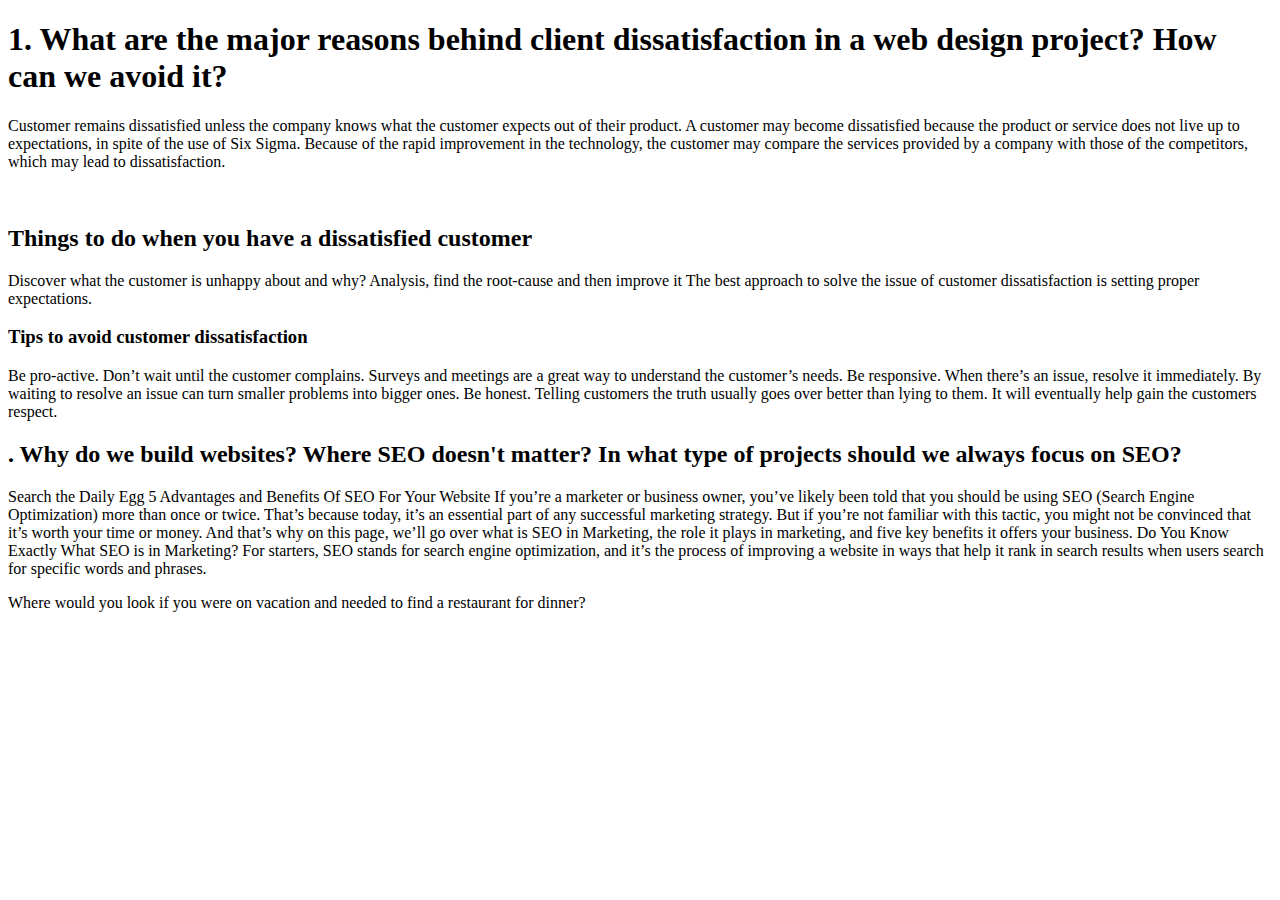
<file: 1/index.html>
<!DOCTYPE html>
<html>
<title>Assigment 2 </title>
<body>
<h1>1. What are the major reasons behind client dissatisfaction in a web design project? How can we avoid it?</h1>
<p>Customer remains dissatisfied unless the company knows what the customer expects out of their product.
A customer may become dissatisfied because the product or service does not live up to expectations, in spite of the use of Six Sigma.
Because of the rapid improvement in the technology, the customer may compare the services provided by a company with those of the competitors, which may lead to dissatisfaction.</p>
<br>
<h2> Things to do when you have a dissatisfied customer</h2>
<p>Discover what the customer is unhappy about and why? Analysis, find the root-cause and then improve it
   The best approach to solve the issue of customer dissatisfaction is setting proper expectations.</p>
<h3>Tips to avoid customer dissatisfaction</h3>
<p>Be pro-active. Don’t wait until the customer complains. Surveys and meetings are a great way to understand the customer’s needs.
   Be responsive. When there’s an issue, resolve it immediately. By waiting to resolve an issue can turn smaller problems into bigger ones.
   Be honest. Telling customers the truth usually goes over better than lying to them. It will eventually help gain the customers respect.
<h2>. Why do we build websites? Where SEO doesn't matter? In what type of projects should we always focus on SEO?</h2>
<p>Search the Daily Egg
5 Advantages and Benefits Of SEO For Your Website
If you’re a marketer or business owner, you’ve likely been told that you should be using SEO (Search Engine Optimization) more than once or twice.

That’s because today, it’s an essential part of any successful marketing strategy.

But if you’re not familiar with this tactic, you might not be convinced that it’s worth your time or money.

And that’s why on this page, we’ll go over what is SEO in Marketing, the role it plays in marketing, and five key benefits it offers your business.

Do You Know Exactly What SEO is in Marketing?
For starters, SEO stands for search engine optimization, and it’s the process of improving a website in ways that help it rank in search results when users search for specific words and phrases.</p>
<p>Where would you look if you were on vacation and needed to find a restaurant for dinner?</p>
</body>
</html>
</file>
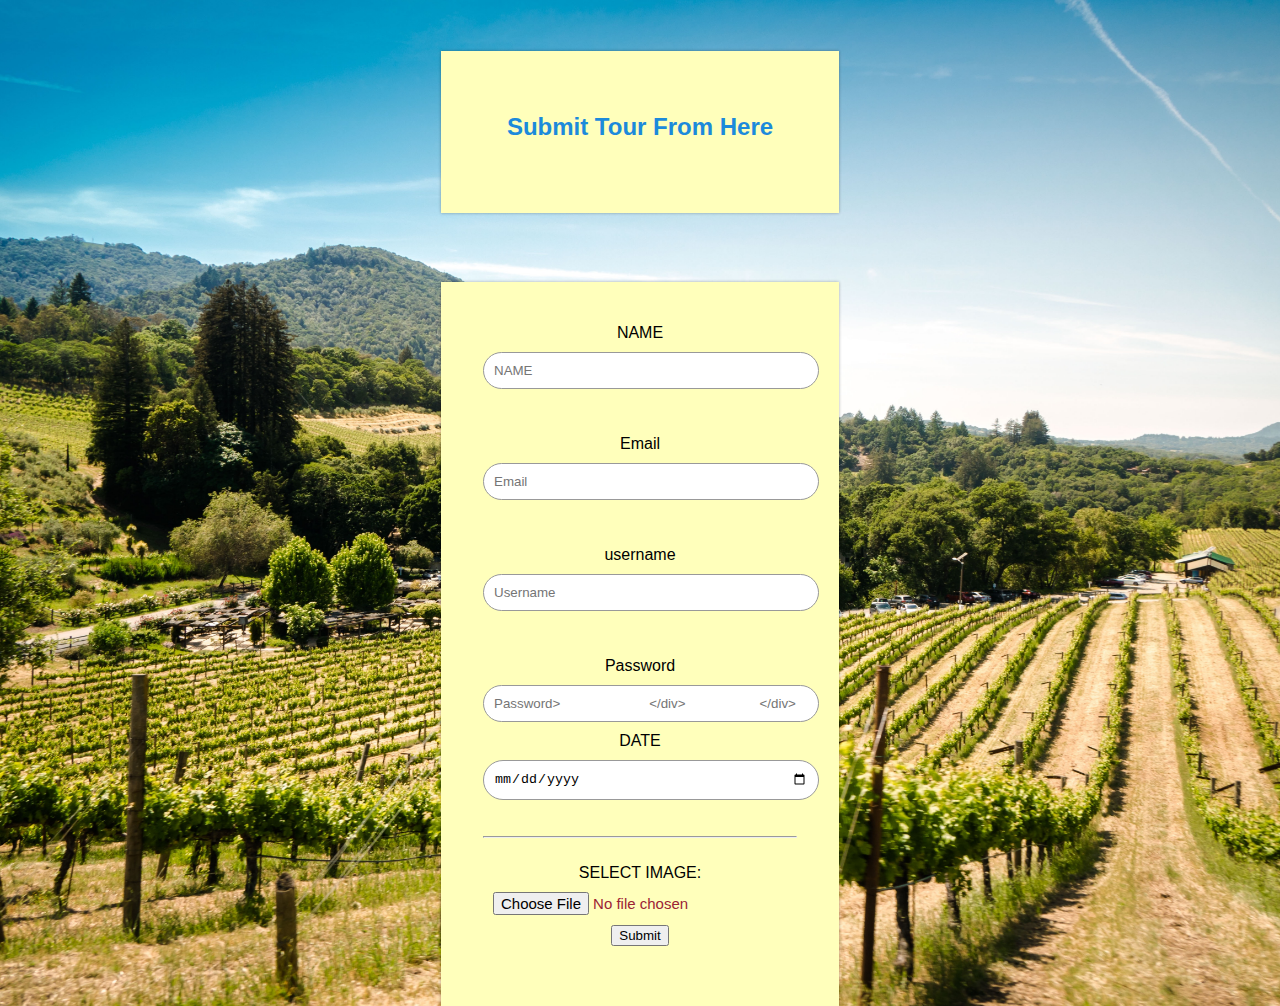
<file: Assigment 4/index.html>
<!DOCTYPE html>
<html lang="en">

<head>
    <meta charset="UTF-8">
    <meta name="viewport" content="width=device-width, initial-scale=1.0">
    <title>Form</title>
    <link rel="stylesheet" href="style.css">
</head>

<body>
    <div class="container">
        <div class="specific">
            <h2> Submit Tour From Here </h2>
            <div class="my-4">
                <ul class="list-group" id="items">
                </ul>
            </div>
        </div>
        <br>
        <div class="specific">
            <form>
                <div class="form-row">
                    <div class="form-group col-md-6">
                        <label for="inputname"> NAME</label>
                        <input type="name" class="form-control" id="inputname" placeholder="NAME">
                    </div>
                    </br>
                    <br>
                    <div class="form-group">
                        <label for="Category:">Email</label>
                        <input type="email" class="form-control" id="inputAddress" placeholder="Email">
                    </div>
                    </br>
                    <br>
                    <div class="form-group">
                        <label for="PRICE">username</label>
                        <input type="text" class="form-control" id="inputAddress2" placeholder="Username">
                    </div>
                    </br>
                    <br>
                    <div class="form-row">
                        <div class="form-group col-md-6">
                            <label for="inputCity">Password </label>
                            <input type="text" class="form-control" id="inputCity" placeholder="Password>
                        </div>
                    </div>
                    </br>
                    <br>
                    <div class="form-group col-md-4">
                        <label for="date">DATE</label>
                        <input type="date" class="form-control" id="inputAddress2" placeholder="date of publish ">
                    </div>
                    </br>
                    <hr>
                    <br>
                    <form action="">
                        <label for="img">SELECT IMAGE:</label>
                        <input type="file" class="taken-img" id="img" name="img" accept="image/*">
                        <input type="submit">
                    </form>
                    <br>
                </div>
                </br>
        </div>
        </form>
    </div>
    </div>
</body>

</html>
</file>
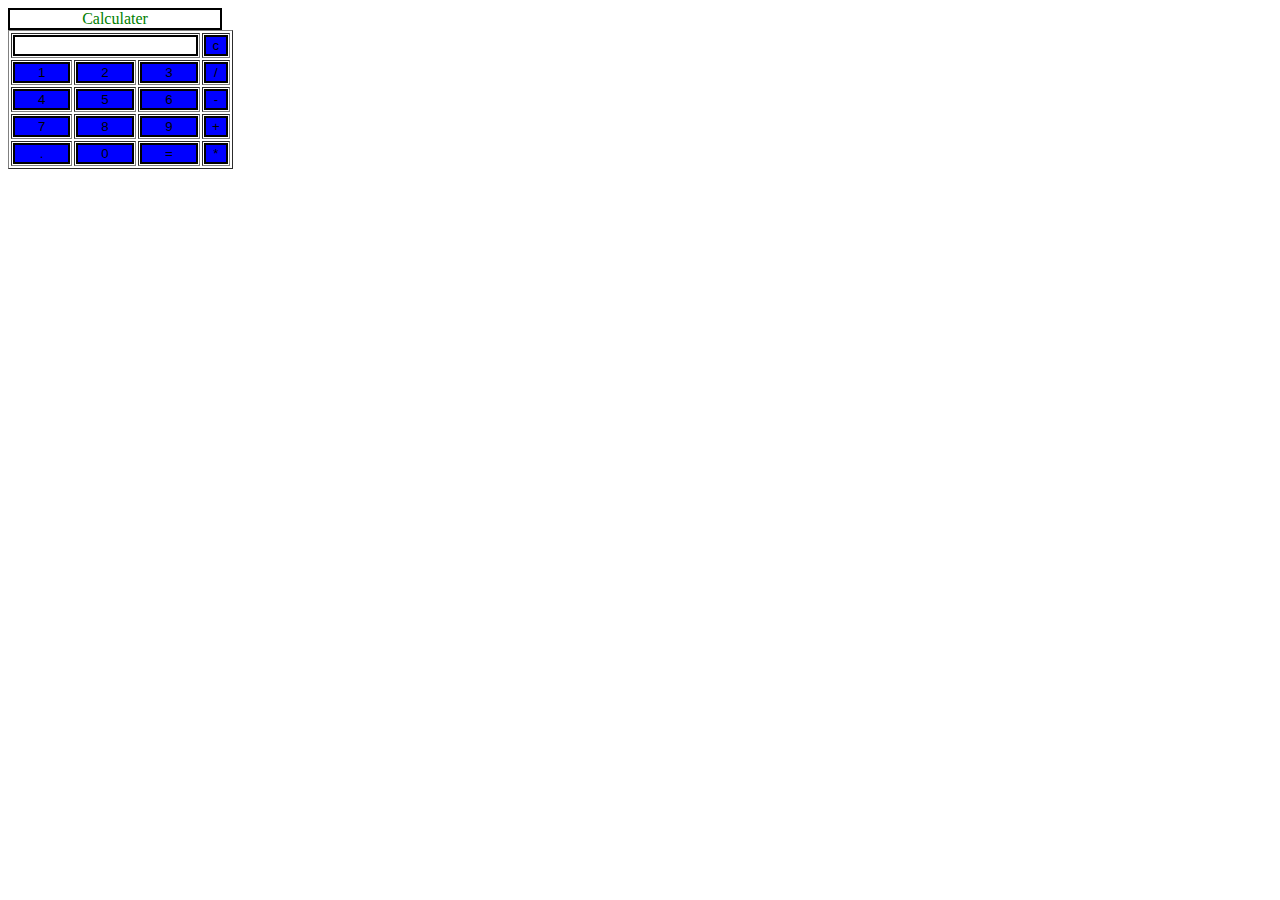
<file: Assigment 5/index.html>
<html>
   <head>
     
      
      <link rel="stylesheet" href="style.css">
   </head>
   <body>
      <div class = title >Calculater</div>
      <table border="1">
         <tr>
            <td colspan="3"><input type="text" id="result"/></td>
            <td><input type="button" value="c" onclick="clr()"/> </td>
         </tr>
         <tr>
            <td><input type="button" value="1" onclick="dis('1')"/> </td>
            <td><input type="button" value="2" onclick="dis('2')"/> </td>
            <td><input type="button" value="3" onclick="dis('3')"/> </td>
            <td><input type="button" value="/" onclick="dis('/')"/> </td>
         </tr>
         <tr>
            <td><input type="button" value="4" onclick="dis('4')"/> </td>
            <td><input type="button" value="5" onclick="dis('5')"/> </td>
            <td><input type="button" value="6" onclick="dis('6')"/> </td>
            <td><input type="button" value="-" onclick="dis('-')"/> </td>
         </tr>
         <tr>
            <td><input type="button" value="7" onclick="dis('7')"/> </td>
            <td><input type="button" value="8" onclick="dis('8')"/> </td>
            <td><input type="button" value="9" onclick="dis('9')"/> </td>
            <td><input type="button" value="+" onclick="dis('+')"/> </td>
         </tr>
         <tr>
            <td><input type="button" value="." onclick="dis('.')"/> </td>
            <td><input type="button" value="0" onclick="dis('0')"/> </td>
            <td><input type="button" value="=" onclick="solve()"/> </td>
            <td><input type="button" value="*" onclick="dis('*')"/> </td>
         </tr>
      </table>
   </body>
</html>
</file>
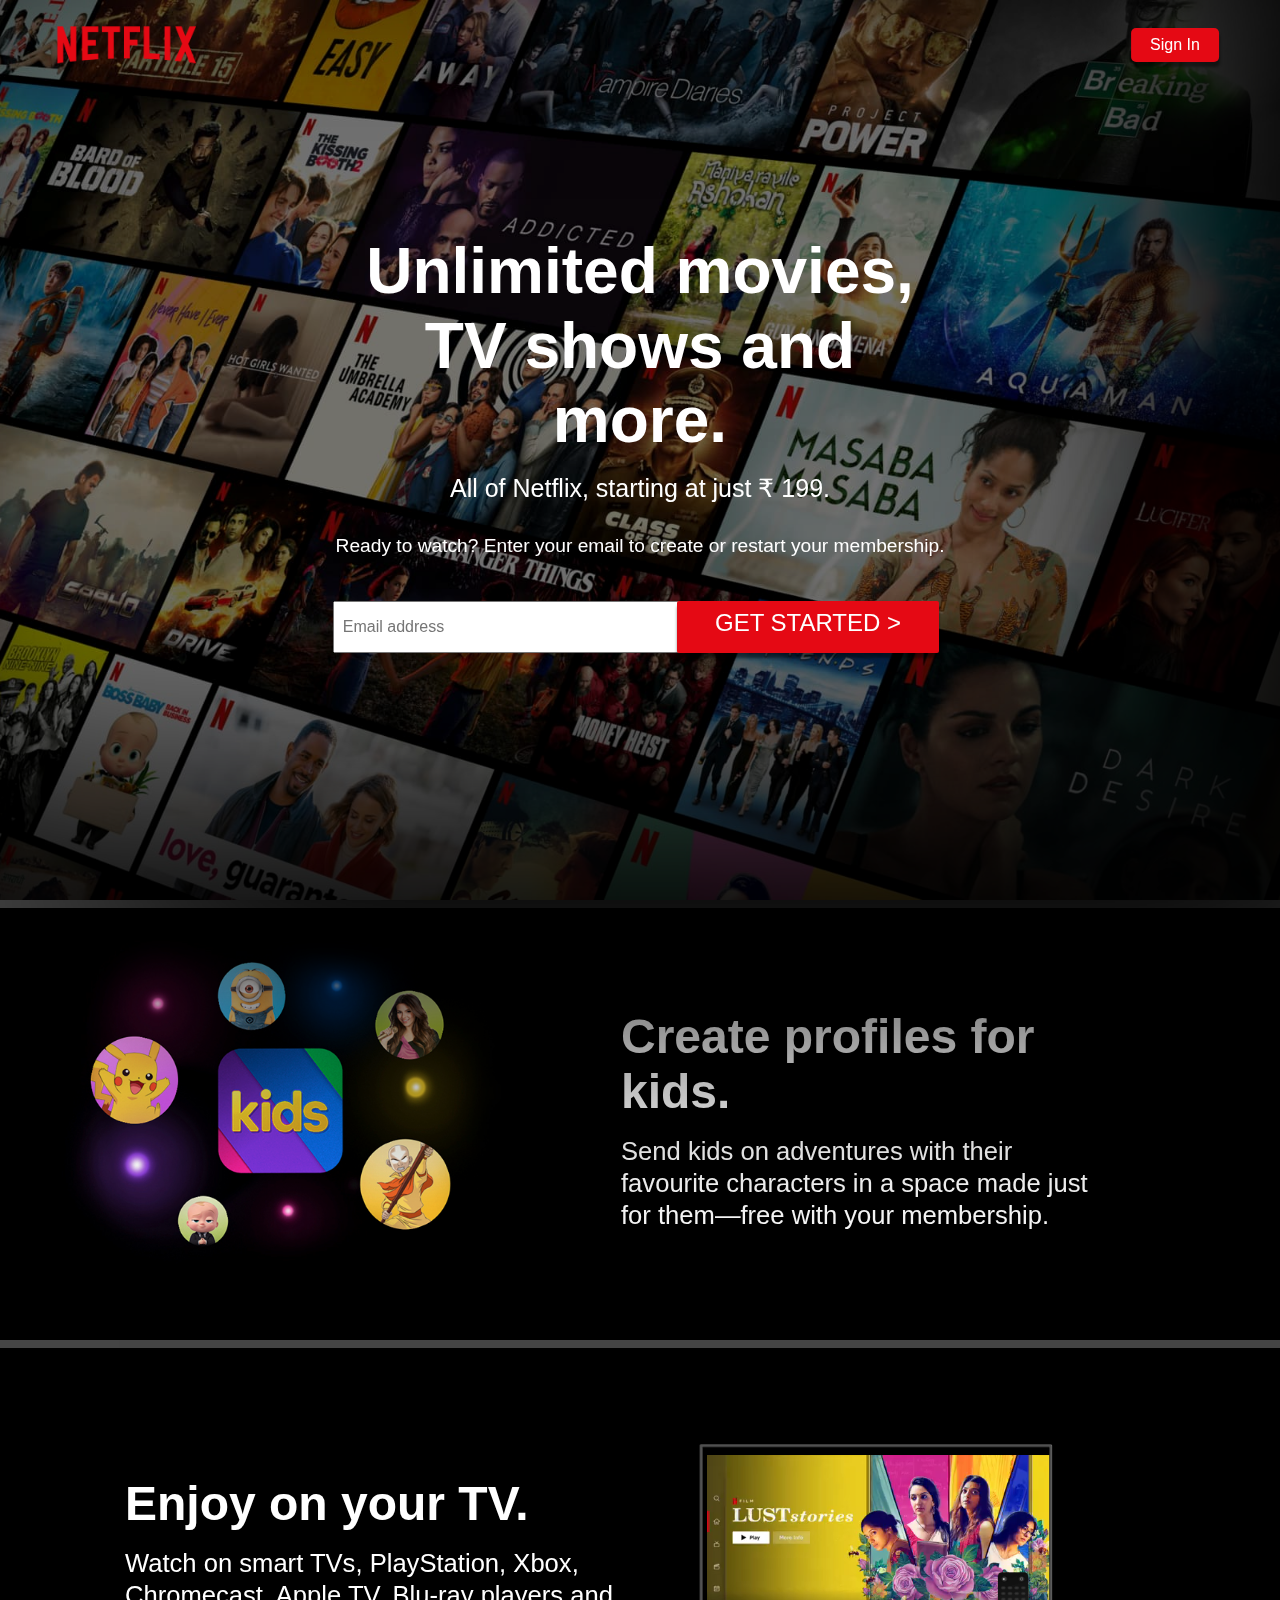
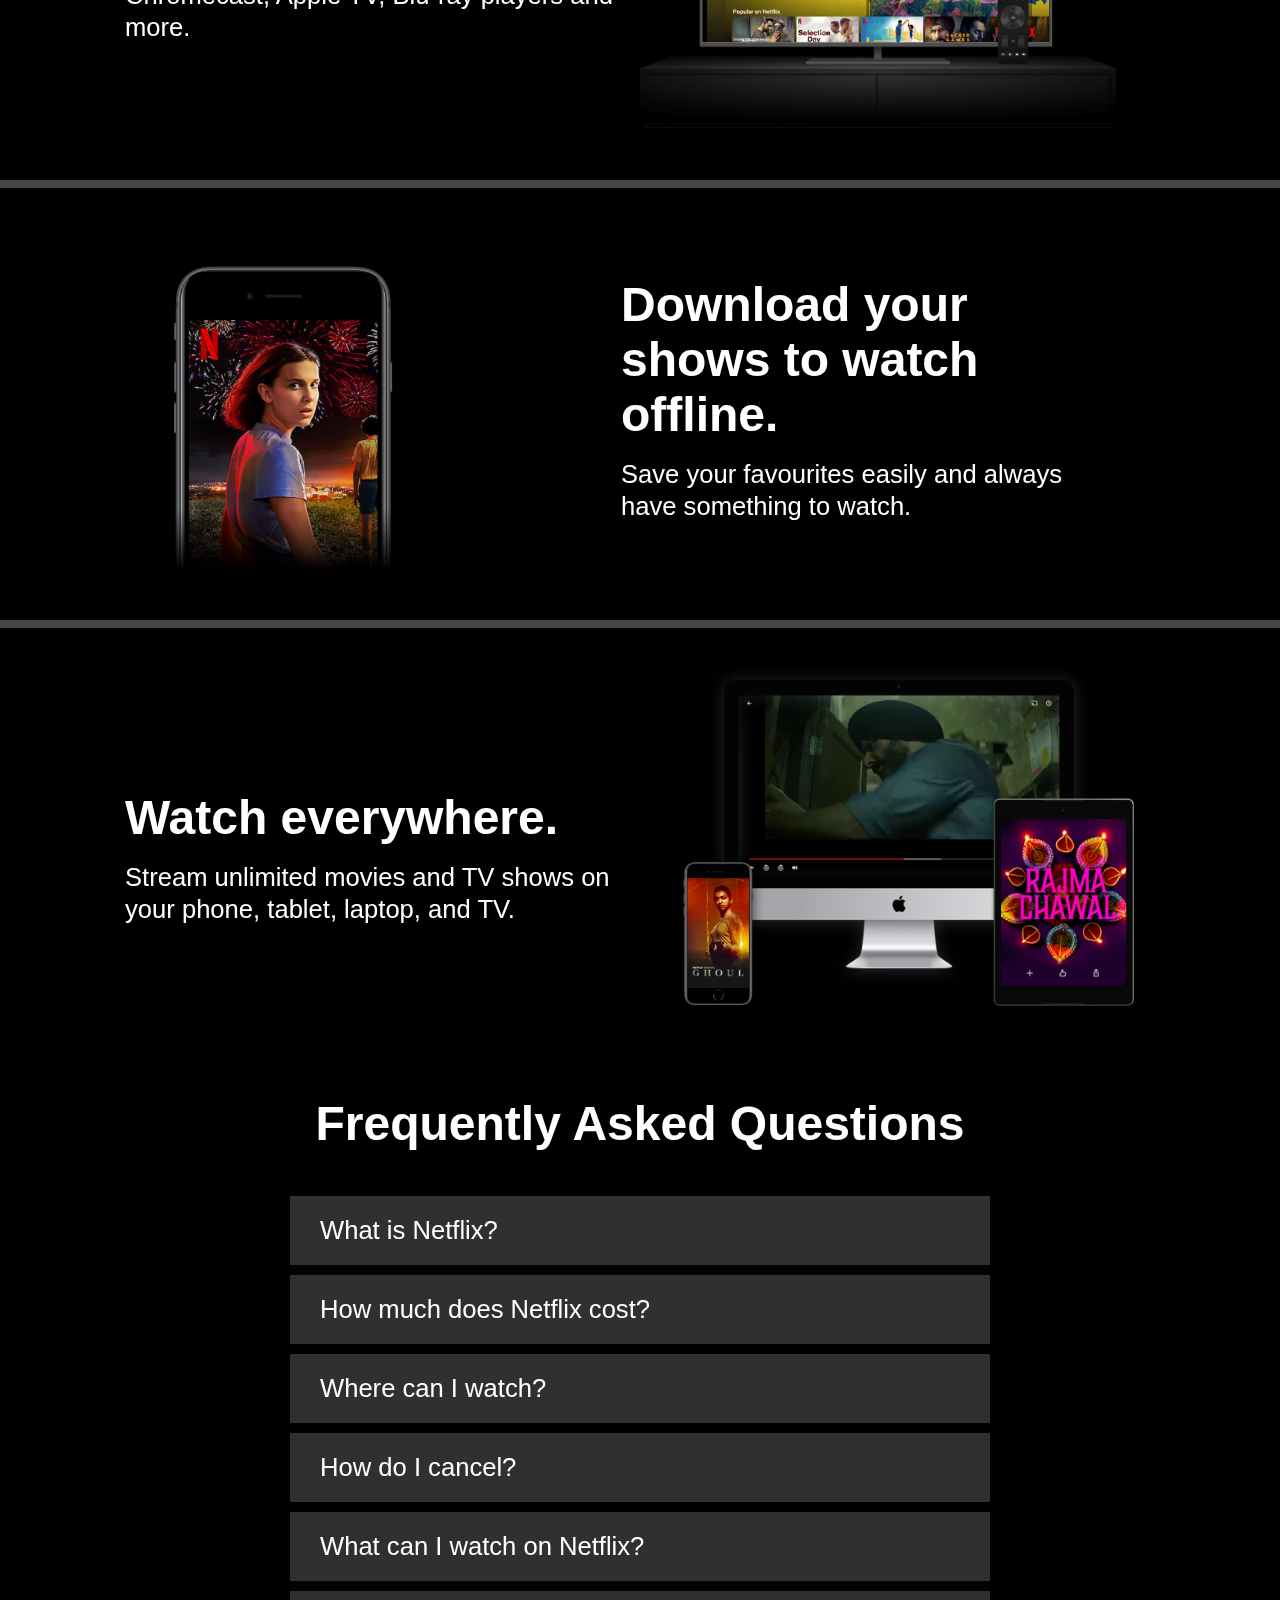
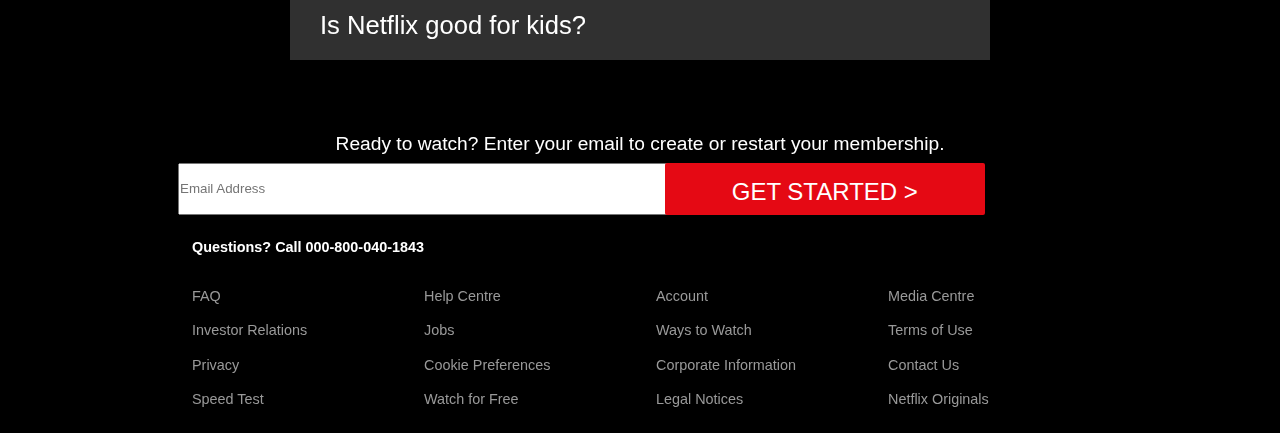
<file: Assigment 6/index.html>
<!DOCTYPE html>
<html lang="en">
<head>
    <meta charset="UTF-8">
    <meta name="viewport" content="width=device-width, initial-scale=1.0">
    <link rel="stylesheet" href="style.css">
    <title>Netflix</title>
</head>
<body>
    <header class="showcase">
        <div class="showcase-top">
            <img src="logo.png" alt="Netflix Logo">
            <a href="#" class="btn btn-rounded">Sign In</a>
        </div>
        <div class="showcase-content">
            <h1>Unlimited movies, TV shows and more.</h1>
            <h3>All of Netflix, starting at just ₹ 199.</h3>
            <p>Ready to watch? Enter your email to create or restart your membership.</p>
            <input type="email" name="email" id="mail" placeholder="Email address">
            <a href="#" class="btn btn-lg">GET STARTED ></a>
        </div>
    </header>

    <section class="style-cards">
        <div class="card-0">
            <img src="2.jpg" alt="Netflix Mobile">
            <div class="desc-0">
                <h1>Create profiles for kids.</h1>
                <h3>Send kids on adventures with their favourite characters in a space made just for them—free with your membership.</h3>
            </div>
        </div>
        <div class="card-1">
            <div class="desc-1">
                <h1>Enjoy on your TV.</h1>
                <h3>Watch on smart TVs, PlayStation, Xbox, Chromecast, Apple TV, Blu-ray players and more.</h3>
            </div>
            <img src="tv.png" alt="Netflix TV">
            <video class="video-1" autoplay="" playsinline="" muted="" loop=""><source src="1.m4v" type="video/mp4"></video>
        </div>
        <div class="card-2">
            <img src="3.jpg" alt="Netflix Mobile">
            <div class="desc-2">
                <h1>Download your shows to watch offline.</h1>
                <h3>Save your favourites easily and always have something to watch.</h3>
            </div>
        </div>
        <div class="card-3">
            <div class="desc-3">
                <h1>Watch everywhere.</h1>
                <h3>Stream unlimited movies and TV shows on your phone, tablet, laptop, and TV.</h3>
            </div>
            <img src="4.png" alt="Device-Pile-In">
            <video class="video-2" autoplay="" playsinline="" muted="" loop=""><source src="2.m4v" type="video/mp4"></video>
        </div>
    </section>

    <section class="lastsec">
        <div class="faq">
            <h1>Frequently Asked Questions</h1>
            <ul class="questions">
                <li>What is Netflix?</li>
                <li>How much does Netflix cost?</li>
                <li>Where can I watch?</li>
                <li>How do I cancel?</li>
                <li>What can I watch on Netflix?</li>
                <li>Is Netflix good for kids?</li>
            </ul>
            <p>Ready to watch? Enter your email to create or restart your membership.</p>
            <div class="input">
                <input type="email" name="email" placeholder="Email Address">
                <a href="#" class="btn-rounded"><button>GET STARTED ></button></a>
            </div>
        </div>
    </section>


    <footer class="footer">
        <p>Questions? Call 000-800-040-1843</p>
        <div class="footer-cols">
            <ul>
                <li><a href="#">FAQ</a></li>
                <li><a href="#">Investor Relations</a></li>
                <li><a href="#">Privacy</a></li>
                <li><a href="#">Speed Test</a></li>
            </ul>
            <ul>
                <li><a href="#">Help Centre</a></li>
                <li><a href="#">Jobs</a></li>
                <li><a href="#">Cookie Preferences</a></li>
                <li><a href="#">Watch for Free</a></li>
            </ul>
            <ul>
                <li><a href="#">Account</a></li>
                <li><a href="#">Ways to Watch</a></li>
                <li><a href="#">Corporate Information</a></li>
                <li><a href="#">Legal Notices</a></li>
            </ul>
            <ul>
                <li><a href="#">Media Centre</a></li>
                <li><a href="#">Terms of Use</a></li>
                <li><a href="#">Contact Us</a></li>
                <li><a href="#">Netflix Originals</a></li>
            </ul>
        </div>
    </footer>
</body>
</html>
</file>
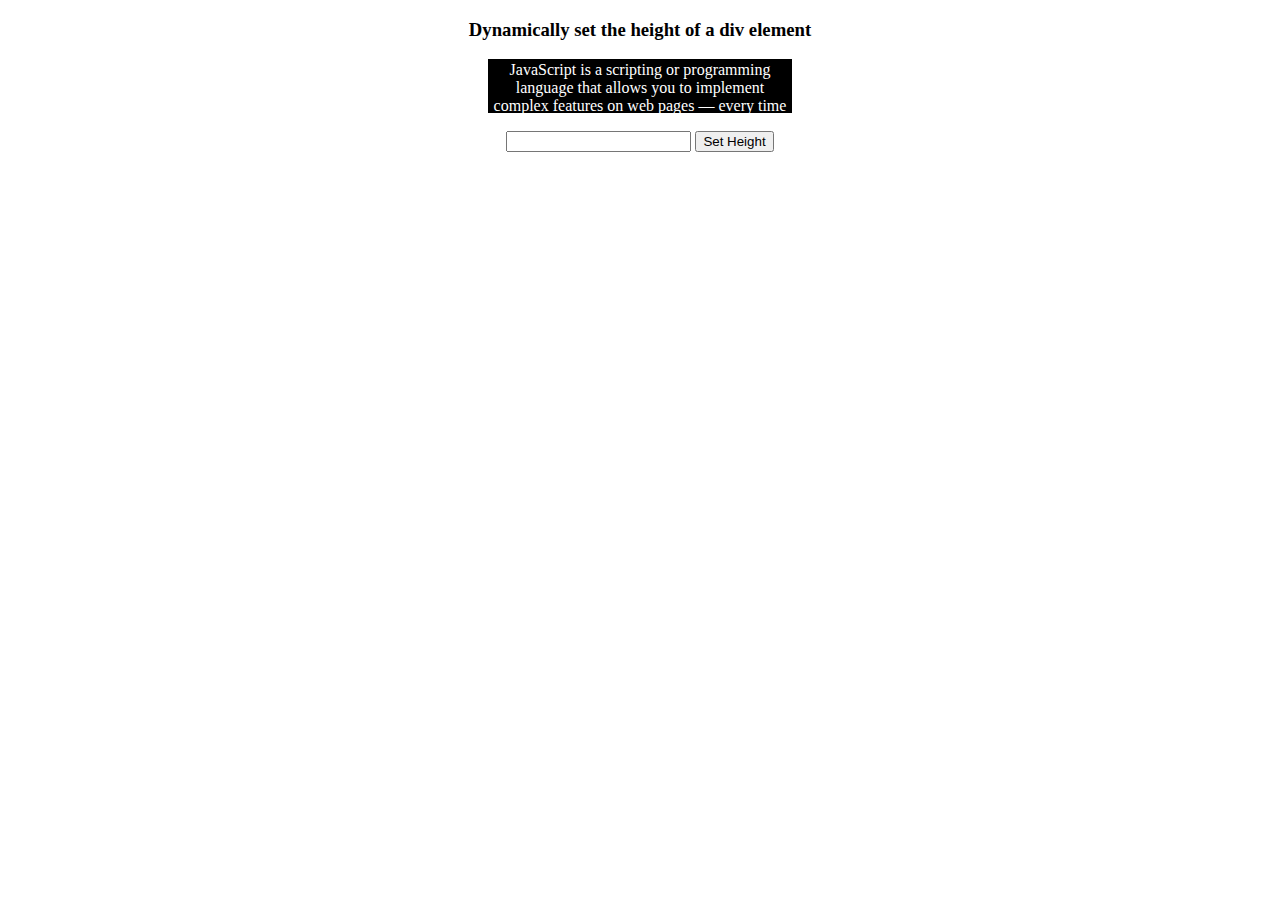
<file: Assigment 8/index.html>
<!DOCTYPE html>
<html>
  <head>
    <title>
      How to dynamically set the height of a div element
    </title>
    <script src="https://code.jquery.com/jquery-1.12.4.min.js"></script>
    <link rel="stylesheet" href="index.css">
  </head>

  <body>
    <center>
      <h3>Dynamically set the height of a div element</h3>

      <div id="div1" class="box">
        JavaScript is a scripting or programming language that allows you to
        implement complex features on web pages — every time a web page does
        more than just sit there and display static information for you to look
        at — displaying timely content updates, interactive maps, animated 2D/3D
        graphics, scrolling video jukeboxes, etc. — you can bet that JavaScript
        is probably involved.
      </div>
      <br />
      <form>
        <input type="text" class="geeks1" />
        <button type="button" class="geeks2">Set Height</button>
      </form>

      <p id="p1"></p>
      <p id="p2"></p>
    </center>

<script src "index.js"></script>
  </body>
</html>
</file>
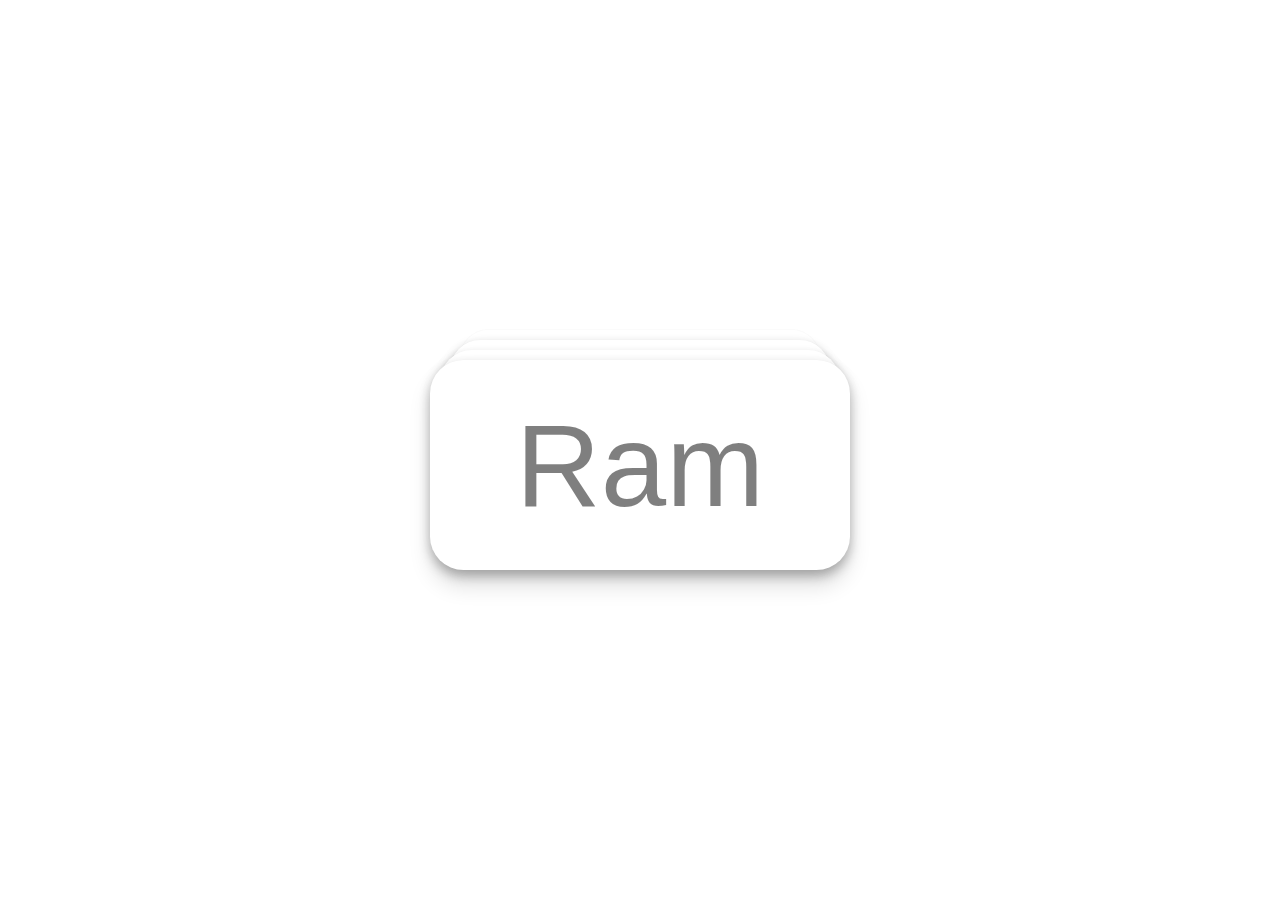
<file: Stack/index.html>
<!DOCTYPE html>
<html lang="en">
  <head>
    <meta charset="UTF-8" />
    <meta name="viewport" content="width=device-width, initial-scale=1.0" />
    <meta http-equiv="X-UA-Compatible" content="ie=edge" />
    <title>Card Stacks</title>
    <link rel="stylesheet" href="style.css" />
    <script src="exam.js" defer></script>
  </head>
  <body>
    <div class="stack">
      <div class="card">Ram</div>
      <div class="card">Rahul</div>
      <div class="card">Sonu</div>
      <div class="card">Mahesh</div>
      <div class="card">Dev</div>
    </div>
  </body>
</html>
</file>
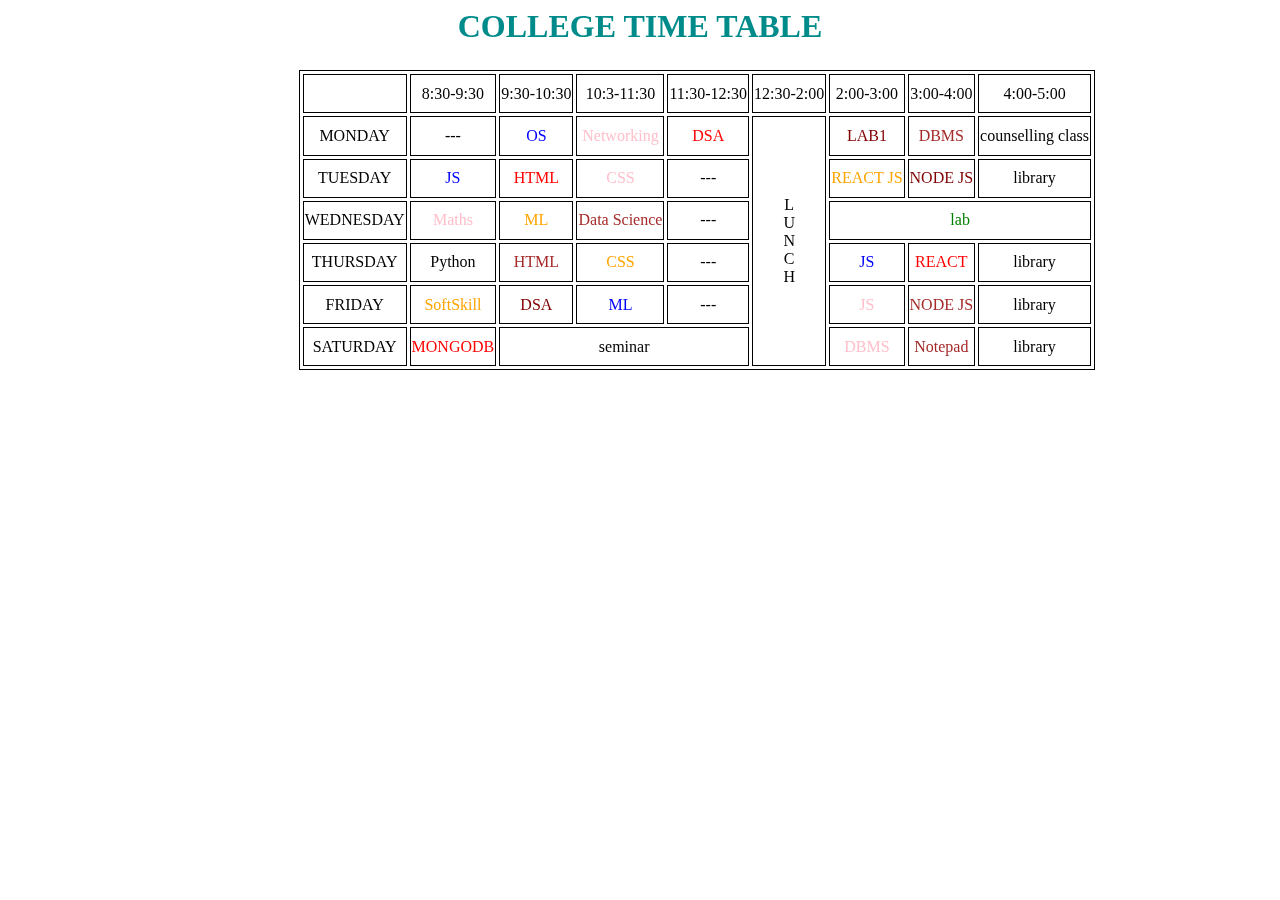
<file: Assigment 4/table.html>
<html lang="en">
   <head>
      <title>time table</title>
      <meta charset="UTF-8">
      <meta name="viewport" content="width=device-width, initial-scale=1">
      <link rel="stylesheet" href="style2.css">
      </style>
   </head>
<body bgcolor="skyblue">
<H1><FONT COLOR="DARKCYAN"><CENTER>COLLEGE TIME TABLE</FONT></H1>
<table border="2" cellspacing="3" align="center">
<tr>
 <td align="center">
 <td>8:30-9:30
 <td>9:30-10:30
 <td>10:3-11:30
 <td>11:30-12:30
 <td>12:30-2:00
 <td>2:00-3:00
 <td>3:00-4:00
 <td>4:00-5:00
</tr>
<tr>
 <td align="center">MONDAY
 <td align="center">---<td align="center"><font color="blue">OS<br>
 <td align="center"><font color="pink">Networking<br>
 <td align="center"><font color="red">DSA<br>
 <td rowspan="6"align="center">L<br>U<br>N<br>C<br>H
 <td align="center"><font color="maroon">LAB1<br>
 <td align="center"><font color="brown">DBMS<br>
 <td align="center">counselling class
</tr>
<tr>
 <td align="center">TUESDAY
 <td align="center"><font color="blue">JS<br>
 <td align="center"><font color="red">HTML<br>
 <td align="center"><font color="pink">CSS<br>
 <td align="center">---
 <td align="center"><font color="orange">REACT JS<BR>
 <td align="center"><font color="maroon">NODE JS<br>
 <td align="center">library
</tr>
<tr>
 <td align="center">WEDNESDAY
 <td align="center"><font color="pink">Maths<br>
 <td align="center"><font color="orange">ML<BR>
 <td align="center"><font color="brown">Data Science <br>
 <td align="center">---
 <td colspan="3" align="center"><font color="green"> lab
</tr>
<tr>
 <td align="center">THURSDAY
 <td align="center">Python <br>
 <td align="center"><font color="brown">HTML <br>
 <td align="center"><font color="orange">CSS<BR>
 <td align="center">---
 <td align="center"><font color="blue">JS<br>
 <td align="center"><font color="red">REACT<br>
 <td align="center">library
</tr>
<tr>
 <td align="center">FRIDAY
 <td align="center"><font color="orange">SoftSkill<BR>
 <td align="center"><font color="maroon">DSA<br>
 <td align="center"><font color="blue">ML<br>
 <td align="center">---
 <td align="center"><font color="pink">JS<br>
 <td align="center"><font color="brown">NODE JS<br>
 <td align="center">library
</tr>
<tr>
 <td align="center">SATURDAY
 <td align="center"><font color="red">MONGODB<br>
 <td colspan="3" align="center">seminar
 <td align="center"><font color="pink">DBMS<br>
 <td align="center"><font color="brown">Notepad <br>
 <td align="center">library
</tr>
</body>
</html>
</file>
<file: Assigment 4/style.css>
body {
    margin: 0;
    padding: 0;
    font-family: sans-serif;
    background: url(image2.jpg.jpg) no-repeat;
    background-size: cover; 
    background-position: center;
  }


  .specific
  {
    width: 314px;
    box-shadow: 0 0 3px 0 rgba(0, 0, 0, 0.3);
    background: #FFB;
    padding: 42px;
    margin: 4% auto 0;
    text-align: center;
   
  }
  .specific h2
  {
      color: #1c8adb;
      margin-bottom: 30px;
      
  }

  .form-control{
      border-radius: 20px;
      padding: 10px;
      margin: 10px 0;
      width: 100%;
      border: 1px solid #999;
      outline: none;
      
  }
  .taken-img
  {
    color: #9b2335 ;
    width: 100%;
    padding: 10px;
    border-radius: 20px;
    font-size: 15px;





  }
  
  .btn-primary
  {
    
    background-color: #1c8adb;

  }
</file>
<file: Assigment 5/style.css>
body {
    text-align: center;
}

.title {
    text-align: center;
    width: 210px;
    color: green;
    border: solid black 2px;
}

input[type="button"] {
    background-color: blue;
    color: black;
    border: solid black 2px;
    width: 100%
}

input[type="text"] {
    background-color: white;
    border: solid black 2px;
    width: 100%
}
</file>
<file: Assigment 6/style.css>
:root{
    --primary-color: #e50914;
    --dark-color: #141414;
    --light-color: #f4f4f4;
}

*{
    margin: 0;
    padding: 0;
}

body{
    font-family: Arial, Helvetica, sans-serif;
    background: #000000;
    color: #999999;
}

ul{
    list-style: none;
}

h1,h2,h3,h4{
    color: #ffffff;
}

h3{
    font-weight: lighter;
}

a{
    color: #ffffff;
    text-decoration: none;
}

p{
    margin: 0.5rem 0;
    font-weight: bold;
    color: #ffffff;
}

img{
    width: 100%;
}

.showcase{
    width: 100%;
    height: 100vh;
    position: relative;
    background: url("1.jpg") no-repeat center center/cover;
}

.showcase::after{
    content: "";
    position: absolute;
    top: 0;
    left: 0;
    width: 100%;
    height: 100%;
    z-index: 1;
    background: rgba(0, 0, 0, 0.4);
    box-shadow: 120px 100px 250px #000000 , inset -120px -100px 250px #000000;
}

.showcase-top{
    position: relative;
    z-index: 2;
    height: 90px;
}

.showcase-top img{
    width: 140px;
    position: absolute;
    top: 50%;
    left: 0;
    transform: translate(40% , -50%);
}

.showcase-top a{
    position: absolute;
    top: 50%;
    right: 0;
    transform: translate(-60% , -50%);
}

.showcase-content{
    position: relative;
    margin: 0 26%;
    z-index: 2;
    display: flex;
    flex-direction: column;
    justify-content: center;
    text-align: center;
    align-items: center;
    margin-top: 9rem;
}

.showcase-content h1{
    font-weight: 700;
    font-size: 64px;
    margin: 0 30px;
    max-width: 800px;
    line-height: 74.5px;
}

.showcase-content h3{
    color: white;
    font-size: 25px;
    margin: 16px 0;
}

.showcase-content p{
    font-size: 19.2px;
    font-weight: 300;
    padding-top: 0.5rem;
    padding-bottom: 1rem;
}

.showcase-content input{
    position: absolute;
    left: 0;
    bottom: -8vh;
    width: 454px;
    height: 3rem;
    font-size: 1rem;
    padding-left: 0.5rem;
}

.btn{
    display: inline-block;
    background: var(--primary-color);
    color: white;
    padding: 0.5rem 1.2rem;
    font-size: 1rem;
    text-align: center;
    border: none;
    cursor: pointer;
    border-radius: 2px;
    margin-right: 0.5rem;
    outline: none;
    box-shadow: 0 5px 3px rgba(0, 0, 0, 0.45);
}

.btn:hover{
    opacity: 0.9;
}

.btn-rounded{
    border-radius: 5px;
}

.showcase-content .btn-lg{
    position: absolute;
    right: 0;
    bottom: -8vh;
    padding: 0.5rem 1.2rem;
    font-size: 1.5rem;
    text-transform: uppercase;
    height: 36px;
    width: 14rem;
}

.card-0 , 
.card-1,
.card-2,
.card-3{
    border-top: 8px rgb(69, 69, 69) solid;
    padding: 50px;
}

.card-0{
    position: relative;
    display: inline-grid;
    grid-template-columns: 40% 50%;
    text-align: left;
    align-items: center;
    padding: 25px 45px 50px;
}

.desc-0{
    padding-left: 100px;
}

.card-1{
    position: relative;
    display: inline-grid;
    grid-template-columns: 50% 40%;
    text-align: left;
    align-items: center;
    padding: 25px 45px 50px;
}

.desc-1{
    padding-left: 80px;
}

.style-cards h1{
    font-size: 3rem;
    padding: 1rem;
    padding-left: 0;
}

.style-cards h3{
    font-size: 1.6rem;
    line-height: 2rem;
}

.card-1 video{
    position: relative;
    width: 100%;
    height: 54%;
    grid-column: 2/2;
    grid-row: 1/2;
    z-index: -1;
}

.card-1 img{
    grid-column: 2/2;
    grid-row: 1/2;
}

.card-2{
    position: relative;
    display: inline-grid;
    grid-template-columns: 40% 50%;
    text-align: left;
    align-items: center;
    padding: 25px 45px 50px;
}

.desc-2{
    padding-left: 100px;
}

.card-3{
    position: relative;
    display: inline-grid;
    grid-template-columns: 50% 40%;
    text-align: left;
    align-items: center;
    padding: 25px 45px 50px;
}

.desc-3{
    padding-left: 80px;
    padding-right: 20px;
}

.card-3 img{
    width: 110%;
    grid-column: 2/2;
    grid-row: 1/2;
}

.card-3 video{
    position: relative;
    top: -87px;
    left: 125px;
    width: 65%;
    height: 78%;
    grid-column: 2/2;
    grid-row: 1/2;
    z-index: -1;
}

.faq{
    text-align: center;
}

.faq h1{
    padding-bottom: 40px;
    font-size: 3rem;
}

.questions{
    display: flex;
    flex-direction: column;
    flex-basis: 40%;
    align-items: center;
}

.questions li{
    padding: 20px 30px;
    margin: 5px;
    font-size: 1.6rem;
    background-color: #303030;
    color: white;
    text-align: left;
    width: 50%;
}

.faq p{
    padding-top: 60px;
    font-size: 1.2rem;
    font-weight: 200;
}

.input{
    display: inline-grid;
    align-items: center;
    grid-template-columns: 50% 40%;
}

.input input{
    width: 600px;
    height: 3rem;
}

.input button{
    height: 3.25rem;
    width: 320px;
    left: 20px;
    text-align: center;
    background-color: var(--primary-color);
    font-size: 1.5rem;
    padding: 15px 32px;
    border: none;
    border-radius: 2px;
    color: white;
}

.footer{
    max-width: 70%;
    margin: 1rem auto;
    overflow: auto;
}

.footer ,
.footer a{
    color: #999999;
    font-size: 0.9rem;
}

.footer p{
    margin-bottom: 1.5rem;
}

.footer .footer-cols{
    display: grid;
    grid-template-columns: repeat(4 , 1fr);
    grid-gap: 2rem;
}

.footer li{
    line-height: 2.4;
}
</file>
<file: Assigment 8/index.css>
#div1 {
    height: 50px;
    width: 300px;
    border: 2px solid black;
}

h1 {
    color: rgb(0, 0, 0);
}

.box {
    background: rgb(0, 0, 0);
    color: white;
}
</file>
<file: Stack/style.css>
*,
*:before,
*:after {
    margin: 0;
    padding: 0;
    box-sizing: border-box;
}

html,
body {
    height: 100%;
    width: 100%;
}

body {
    display: grid;
    justify-content: center;
    align-items: center;
    background-image: url("https://images.unsplash.com/photo-1528459801416-a9e53bbf4e17?ixlib=rb-1.2.1&auto=format&fit=crop&w=1555&q=80");
    background-repeat: no-repeat;
    background-size: cover;
}

.stack {
    width: 500px;
    height: 500px;
    position: relative;
}

.card {
    width: 80%;
    min-height: 40%;
    background-color: white;
    position: absolute;
    top: 50%;
    left: 50%;
    transform: translate(-50%, -50%);
    display: grid;
    justify-content: center;
    align-items: center;
    border-radius: 2rem;
    font-family: sans-serif;
    font-size: 7rem;
    color: #00000080;
    box-shadow: 0 5px 10px 0 #00000040, 0 15px 20px 0#00000020;
    transition: transform 200ms;
}

.card:nth-last-child(n+4) {
    --y: calc(-50% + -30px);
    transform: translate(-50%, var(--y)) scale(0.9);
    box-shadow: 0 0 1px 1px #00000003;
}

.card:nth-last-child(3) {
    --y: calc(-50% + -15px);
    transform: translate(-50%, var(--y)) scale(0.95);
}

.card:nth-last-child(2) {
    --y: calc(-50%);
    transform: translate(-50%, var(--y)) scale(1);
}

.card:nth-last-child(1) {
    --y: calc(-50% + 15px);
    transform: translate(-50%, var(--y)) scale(1.05);
}

@keyframes swap {
    50% {
        transform: translate(-50%, calc(var(--y) - 250px)) scale(0.85) rotate(-5deg);
        animation-timing-function: ease-in;
    }
    100% {
        transform: translate(-50%, calc(var(--y) - 15px)) scale(0.85);
        z-index: -1;
    }
}
</file>
<file: Assigment 4/style2.css>
body {
    background-color: #ffffff;
    mix-blend-mode: darken;
}

header h1 {
    margin-top: 10%;
    text-align: center;
    color: black;
    font-weight: bold;
    font-family: sans-serif;
}

table {
    margin-top: 2%;
    width: max-content;
    border: 1px solid black;
    height: 300px;
    margin-left: 23%;
}

td {
    text-align: center;
    border: 1px solid black;
}

#blank {
    color: #000;
    background-color: #fff;
}

#s {
    font-weight: 800;
    text-transform: uppercase;
    font-family: sans-serif;
    background-color: #ffffff;
}

#seminar {
    font-weight: 800;
    font-family: sans-serif;
    background-color: #ffffff;
    text-transform: uppercase;
}

#sub {
    color: black;
    font-family: sans-serif;
    font-weight: 400;
    background-color: #ffffff;
}

#sub1 {
    background-color: #fff;
}

#sub2 {
    color: black;
    text-transform: uppercase;
    background-color: #ffffff;
}

#sub3 {
    background-color: #ffffff;
    font-family: sans-serif;
    font-weight: 800;
}

#box1 {
    color: cornflowerblue;
    font-family: sans-serif;
    font-weight: 800;
}

#box2 {
    color: darkorange;
    font-weight: 800;
    font-family: sans-serif;
}

#box3 {
    color: darkviolet;
    font-weight: 800;
    font-family: sans-serif;
}

#box4 {
    color: green;
    font-weight: 800;
    font-family: sans-serif;
}

#box5 {
    color: red;
    font-family: sans-serif;
    font-weight: 800;
}

#box6 {
    color: hotpink;
    font-weight: 800;
    font-family: sans-serif;
}

#box7 {
    color: blue;
    font-family: sans-serif;
    font-weight: 800;
}
</file>
